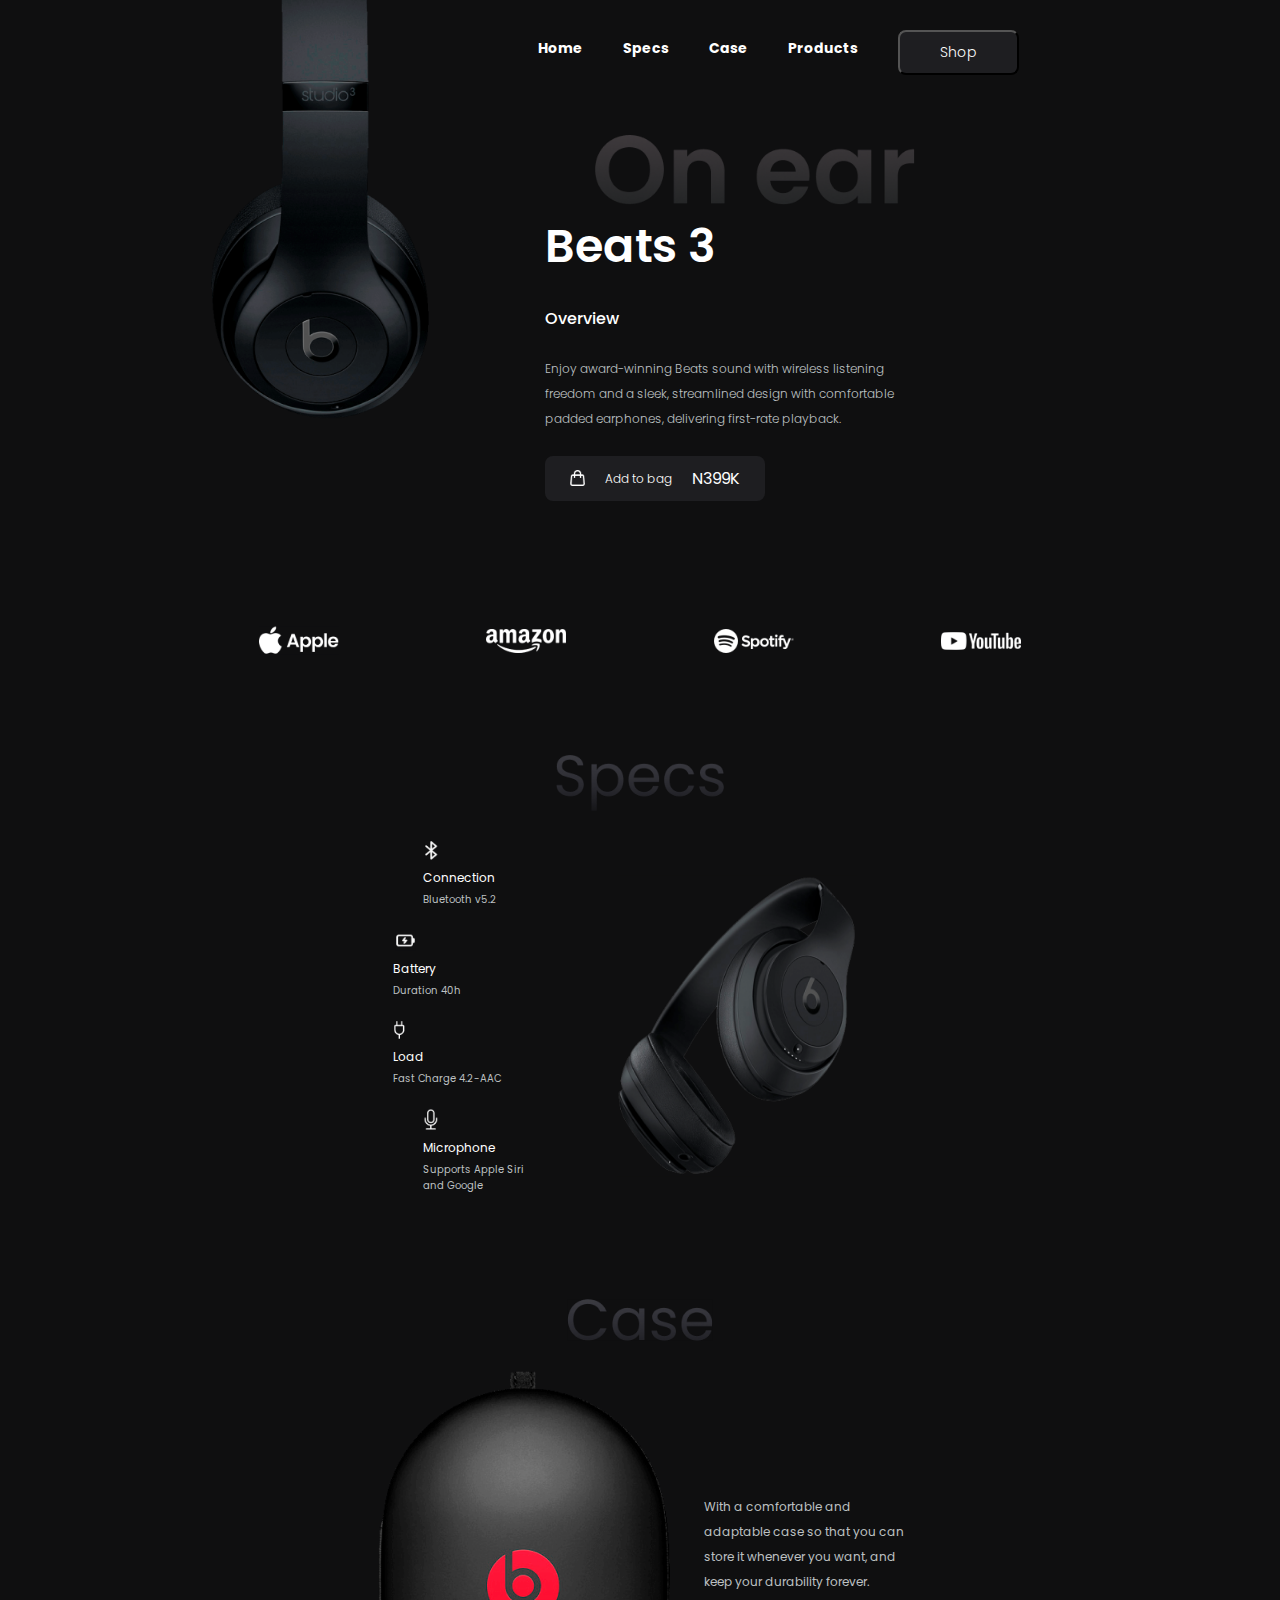
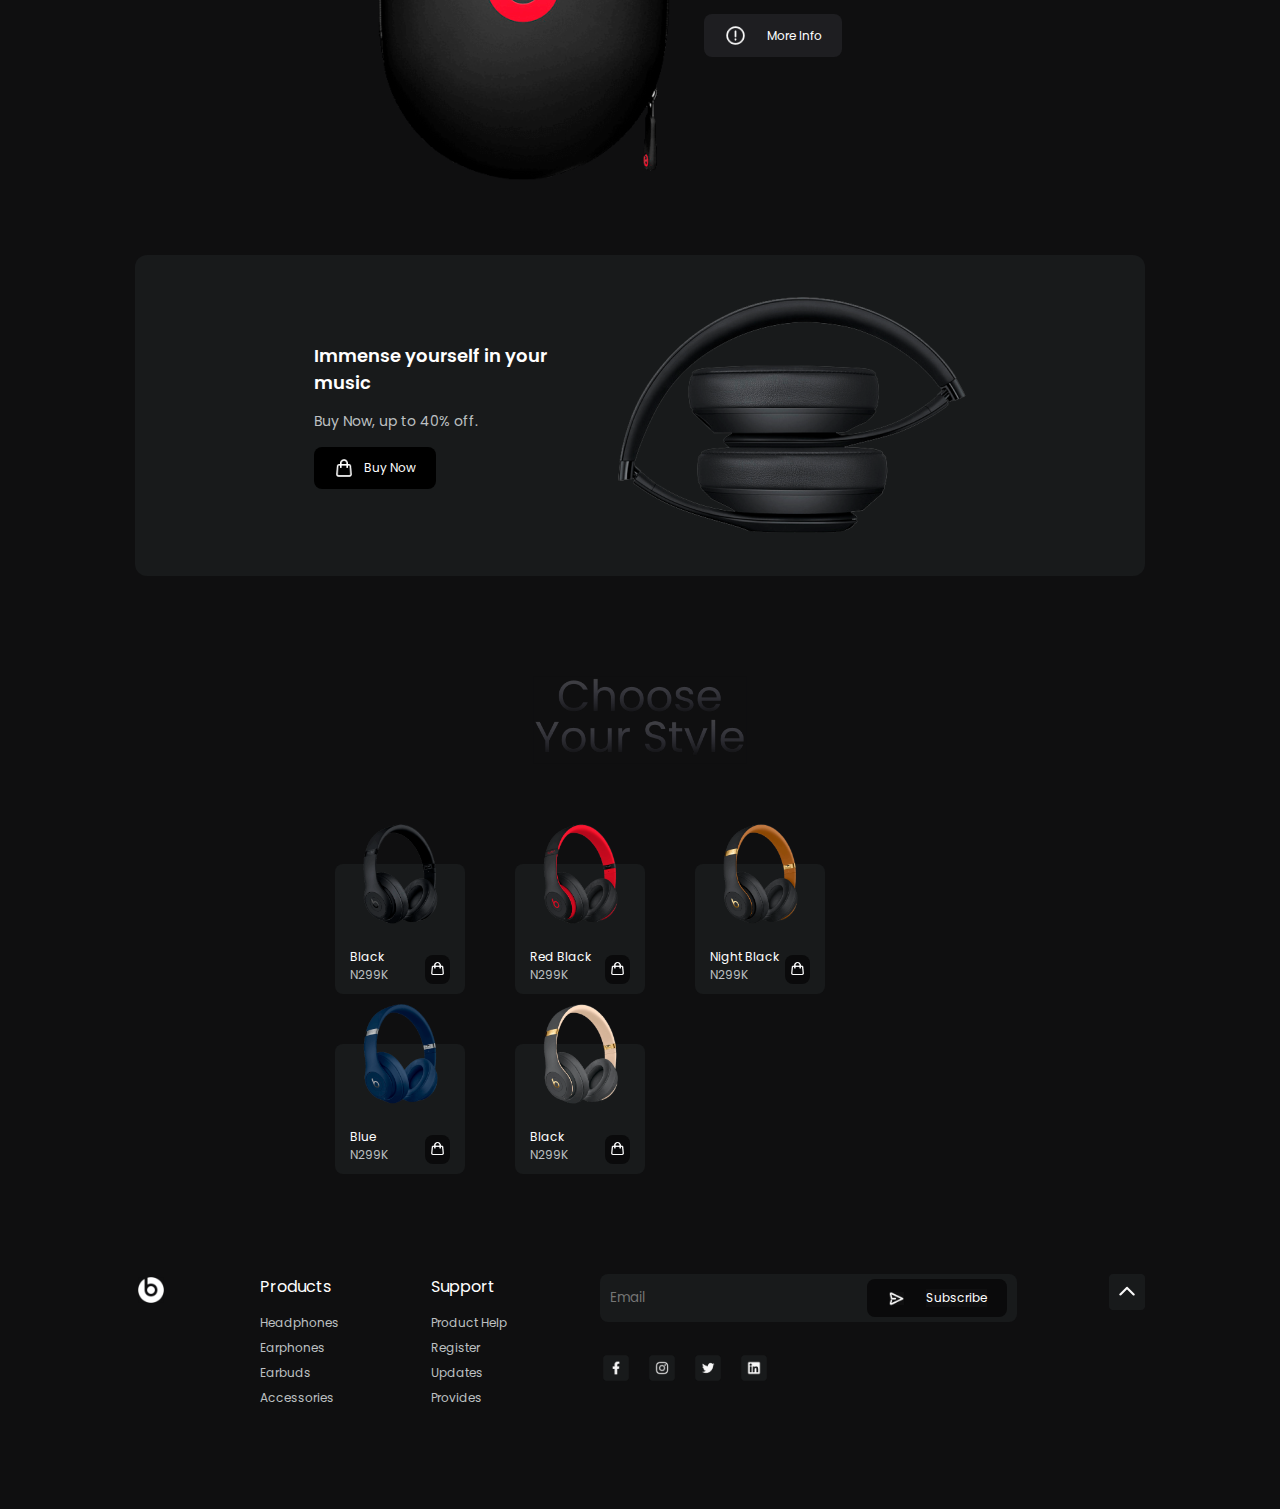
<file: Beats/index.html>
<!DOCTYPE html>
<html lang="en">
<head>
    <meta charset="UTF-8">
    <meta http-equiv="X-UA-Compatible" content="IE=edge">
    <meta name="viewport" content="width=device-width, initial-scale=1.0">
    <title>Beats Landing Page</title>
    <!-- style link -->
    <link rel="stylesheet" href="./style.css">
     <!-- adding the poppins font -->
     <link rel="preconnect" href="https://fonts.googleapis.com" />
     <link rel="preconnect" href="https://fonts.gstatic.com" crossorigin />
     <link
       href="https://fonts.googleapis.com/css2?family=Poppins:wght@200;300;400;500;600;700;800;900&display=swap"
       rel="stylesheet"
     />
   
</head>
<body>
    <!-- creating navigation bar -->
    <nav>
        <img src="./Photos/beatsLogo.png" alt="logo">
        <div class="nav-right-section">
            <ul>
                <li><a href="#">Home</a></li>
                <li><a href="#">Specs</a></li>
                <li><a href="#">Case</a></li>
                <li><a href="#">Products</a></li>
            </ul>
            <button>Shop</button>

        </div>
    </nav>
    <!-- creating main landing page -->
    <main>
        <img class="mainImg" src="./Photos/mainImage.png" alt="main image">
        <div class="main">
            <img class="onEarImg" src="./Photos/onEar.png" alt="On ear image">
            <h1>Beats 3</h1>
            <h4>Overview</h4>
            <p>
                Enjoy award-winning Beats sound with wireless listening freedom and a
          sleek, streamlined design with comfortable padded earphones,
          delivering first-rate playback.
            </p>
            <div class="shopping-bag-section">
                <img src="./Icons/shoppingBag.png" alt="shopping bag">
                <p>Add to bag</p>
                <span>N399K</span>
            </div>
        </div>

    </main>
    <!-- section for adding social media section -->
    <section class="social-media-section">
        <img src="./Photos/appleLogo.png" alt="apple logo">
        <img src="./Photos/amazonLogo.png" alt="amazon logo">
        <img src="./Photos/spotifyLogo.png" alt="spotify logo">
        <img src="./Photos/youtubeLogo.png" alt="youtubr logo">
    </section>
    <!-- creating a specififcation center -->
    <section class="specification">
        <img class="specification-logo" src="./Icons/specsLogo.png" alt="Specs logo">

        <div class="specification-list">
            <!-- creating a division for holding all the specifications -->
            <div class="specification-list-items">
                <!-- creating a division for each specifications  -->
                <div>
                    <img src="./Icons/bluetooth.png" alt="bluetooth">
                    <p>Connection</p>
                    <p>Bluetooth v5.2</p>
                </div>

                <div>
                    <img src="./Icons/battery.png" alt="battery" />
                    <p>Battery</p>
                    <p>Duration 40h</p>
                  </div>
        
                  <div>
                    <img src="./Icons/charger.png" alt="charger" />
                    <p>Load</p>
                    <p>Fast Charge 4.2-AAC</p>
                  </div>
        
                  <div>
                    <img src="./Icons/mic.png" alt="mic" />
                    <p>Microphone</p>
                    <p>Supports Apple Siri and Google</p>
                  </div>
            </div>
            <!-- adding an image with respect to the specification -->
            <img src="./Photos/specsImage.png" alt="specification headphone image">
        </div>

    </section>
    <!-- creating a case section -->
    <section class="case">
        <!-- adding case logo -->
        <img  class="case-logo" src="./Icons/caseLogo.png" alt="case logo ">
        <!-- creating a new division to wrap all case items -->
        <div class="case-item">
            <img class="case-item-image" src="./Photos/caseImage.png" alt="case image">

        <div>

        
        <p>
            With a comfortable and adaptable case so that you can store it
            whenever you want, and keep your durability forever.
        </p>
        <p>
            <img src="./Icons/group.png" alt="group">
            More Info
         </p>
       </div>
     </div>
    </section>
    <!-- section to allow user to buy a product  -->
    <section class="buy-product">
        <div>
            <h3>Immense yourself in your music</h3>
            <p>Buy Now, up to 40% off.</p>
       
        <div>
            <img src="./Icons/shoppingBag.png" alt="Shopping bag">
        <p>Buy Now</p>

        </div>
    </div>

    <img src="./Photos/buyNowSectionImage.png" alt="Buy now ">
        
    </section>
    <!-- creating a product section to display the items -->
    <section class="product">
        <!-- adding the choose style logo  -->
        <img class="product-logo" src="./Icons/productLogo.png" alt=" logo">
        <!-- creating a new division for adding all the products to showcase to user -->
        <div class="product-items">
            <!-- creating card for product -->
            <div class="product-card">
                <img class="product-img" src="./Photos/black.png" alt="black">
                <div class="product-info">
                    <p>
                        Black <br>
                        <span>N299K</span>
                        
                    </p>
                    <div>
                        <img src="./Icons/shoppingBag.png" alt="Shopping bag">
                    </div>
                </div>
            </div>
             <!-- creating card for product -->
        <div class="product-card">
            <img
              class="product-img"
              src="./Photos/redBlack.png"
              alt="red black"
            />
            <div class="product-info">
              <p>
                Red Black <br />
                <span>N299K</span>
              </p>
  
              <div>
                <img src="./Icons/shoppingBag.png" alt="shopping bag" />
              </div>
            </div>
          </div>
           <!-- creating card for product -->
        <div class="product-card">
            <img
              class="product-img"
              src="./Photos/nightBlack.png"
              alt="Night Black"
            />
            <div class="product-info">
              <p>
                Night Black <br />
                <span>N299K</span>
              </p>
  
              <div>
                <img src="./Icons/shoppingBag.png" alt="shopping bag" />
              </div>
            </div>
          </div>
  
          <!-- creating card for product -->
          <div class="product-card">
            <img class="product-img" src="./Photos/blue.png" alt="blue" />
            <div class="product-info">
              <p>
                Blue <br />
                <span>N299K</span>
              </p>
  
              <div>
                <img src="./Icons/shoppingBag.png" alt="shopping bag" />
              </div>
            </div>
          </div>
  
          <!-- creating card for product -->
          <div class="product-card">
            <img
              class="product-img"
              src="./Photos/twilightGray.png"
              alt="twilight"
            />
            <div class="product-info">
              <p>
                Black <br />
                <span>N299K</span>
              </p>
  
              <div>
                <img src="./Icons/shoppingBag.png" alt="shopping bag" />
              </div>
            </div>
          </div>
        </div>
    </section>
    <!-- designing the footer area of the website -->
    <footer>
        <img class="footer-logo" src="./Photos/beatsLogo.png" alt="logo">
        <!-- creating the product navigation menu -->
        <ul>
            <li><a href="#">Products</a></li>
            <li><a href="#">Headphones</a></li>
            <li><a href="#">Earphones</a></li>
            <li><a href="#">Earbuds</a></li>
            <li><a href="#">Accessories</a></li>
        </ul>
        <!-- creating the product support menu -->
        <ul>
            <li><a href="#">Support</a></li>
            <li><a href="#">Product Help</a></li>
            <li><a href="#">Register</a></li>
            <li><a href="#">Updates</a></li>
            <li><a href="#">Provides</a></li>
        </ul>
        <!--  adding subscribe and social media icon buttons -->
        <div class="footer-subscription">
            <!-- adding the division for subscribe -->
            <div>
            <input type="email" placeholder="Email">
            <div class="subscribe-button">
                <img src="./Icons/rightArrow.png" alt="rightArrow">
                <p>Subscribe</p>
            </div>
        </div>
        
        <!-- social media icons-->
        <div>
            <img src="./Icons/facebook.png" alt="facebook">
            <img src="./Icons/instagram.png" alt="instagram">
            <img src="./Icons/twitter.png" alt="twitter">
            <img src="./Icons/linkedin.png" alt="linkedin">

        </div>
        
    </div>
    <!-- adding top arrow for icon for moving the page to top -->
    <img src="./Icons/upArrow.png" alt="upArrow">
    </footer>
    
</body>
</html>
</file>
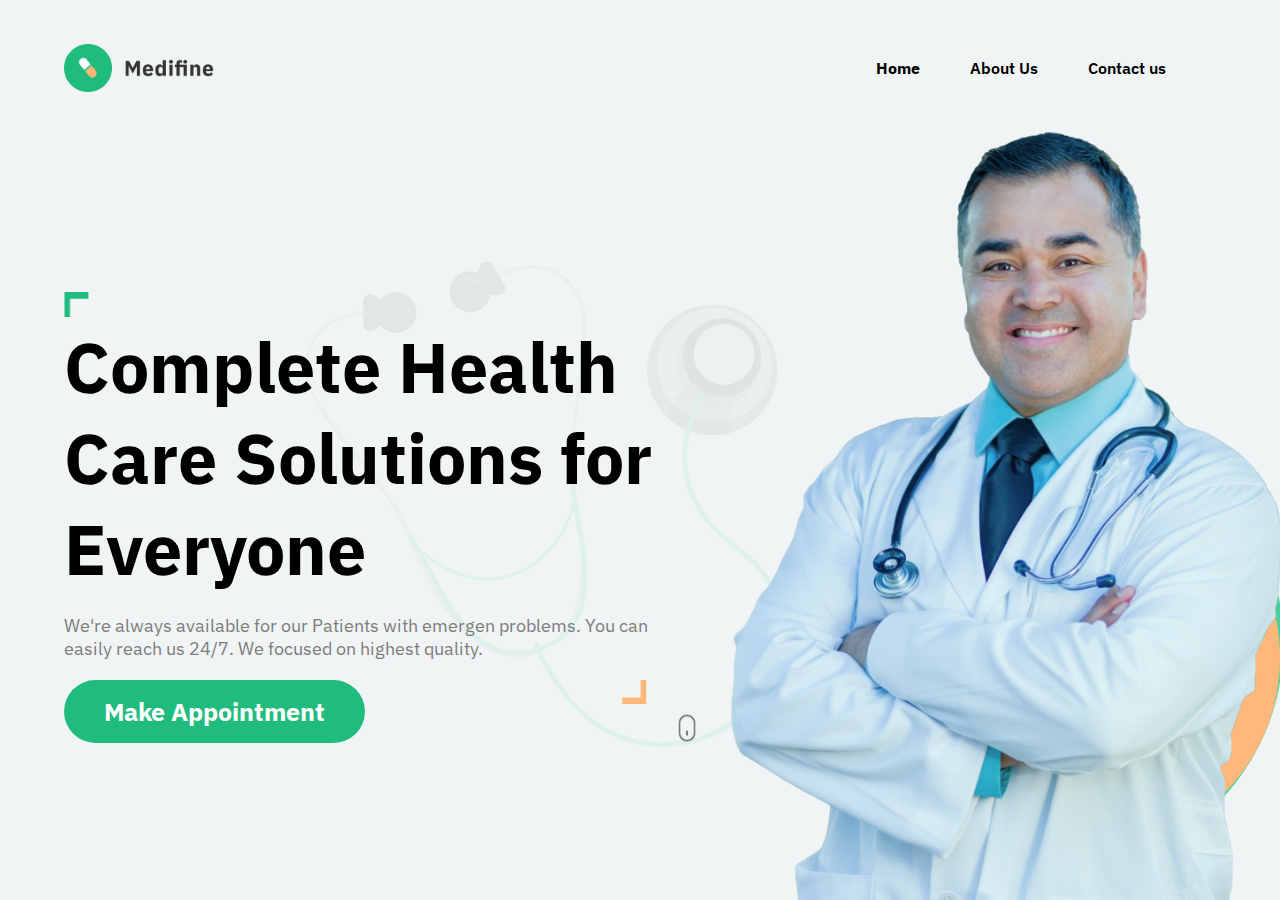
<file: Multi-Page Website/index.html>
<!DOCTYPE html>
<html lang="en">
<head>
    <meta charset="UTF-8">
    <meta http-equiv="X-UA-Compatible" content="IE=edge">
    <meta name="viewport" content="width=device-width, initial-scale=1.0">
    <title>Hospital Page</title>
    <!-- adding the google font -->
    <link rel="preconnect" href="https://fonts.googleapis.com" />
    <link rel="preconnect" href="https://fonts.gstatic.com" crossorigin />
    <link
      href="https://fonts.googleapis.com/css2?family=IBM+Plex+Sans:wght@200;300;400;500;600;700&family=Poppins:wght@200;300;400;500;600;700;800;900&display=swap"
      rel="stylesheet"
    />

    <!-- adding the css file -->
    <link rel="stylesheet" href="./style.css">
</head>
<body>
    <!-- creating the navigation menu -->
    <nav>
        <img src="./images/logo.png" alt="logo"/>
        <a href="/"></a>
        <ul>
            <li><a href="/">Home</a></li>
            <li><a href="./about/about.html">About Us</a></li>
            <li><a href="./contact/contact.html">Contact us</a></li>
        </ul>
    </nav>
    <!-- creating the hero section -->
    <main>
        <!-- creating the left section -->
        <section class="leftSection">
            <img class="topAngle" src="./images/topAngle.png" alt="topAngle" />
            <h1>Complete Health Care Solutions for Everyone</h1>
            <p> We're always available for our Patients with emergen problems. You can
                easily reach us 24/7. We focused on highest quality.</p>
                <img class="bottomAngle" src="./images/bottomAngle.png" alt="bottomAngle" />
                <img class="stethoscope" src="./images/stethoscope.png" alt="stethoscope" />
                <button>Make Appointment</button>
                <img class="mouse" src="./images/mouse.png" alt="mouse" />
            
        </section>
        <!-- creating the right section -->
        <section class="rightSection">
            <img class="greenBox" src="./images/greenBox.png" alt="greenBox" />
            <img class="yellowBox" src="./images/yellowBox.png" alt="yellowBox" />
            <img class="doctor" src="./images/doctor.png" alt="doctor" />
        </section>
    </main>
</body>
</html>
</file>
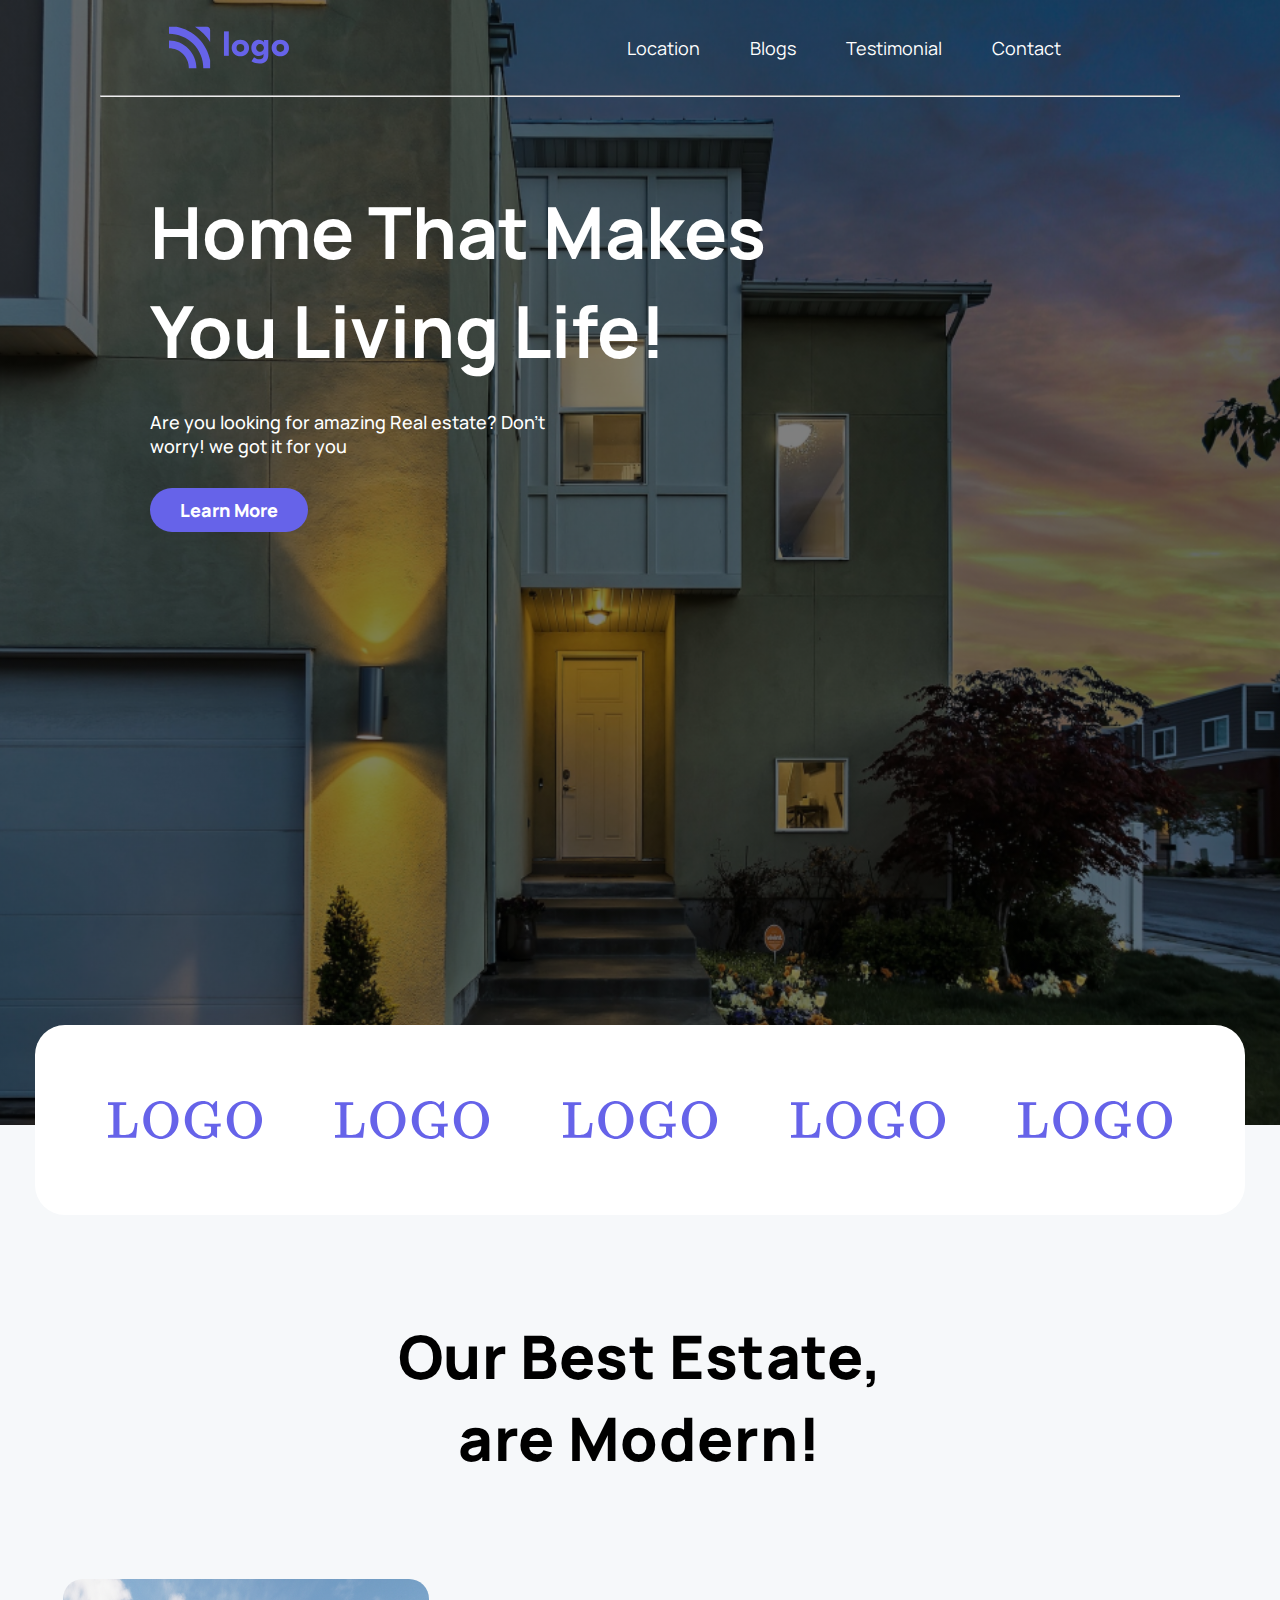
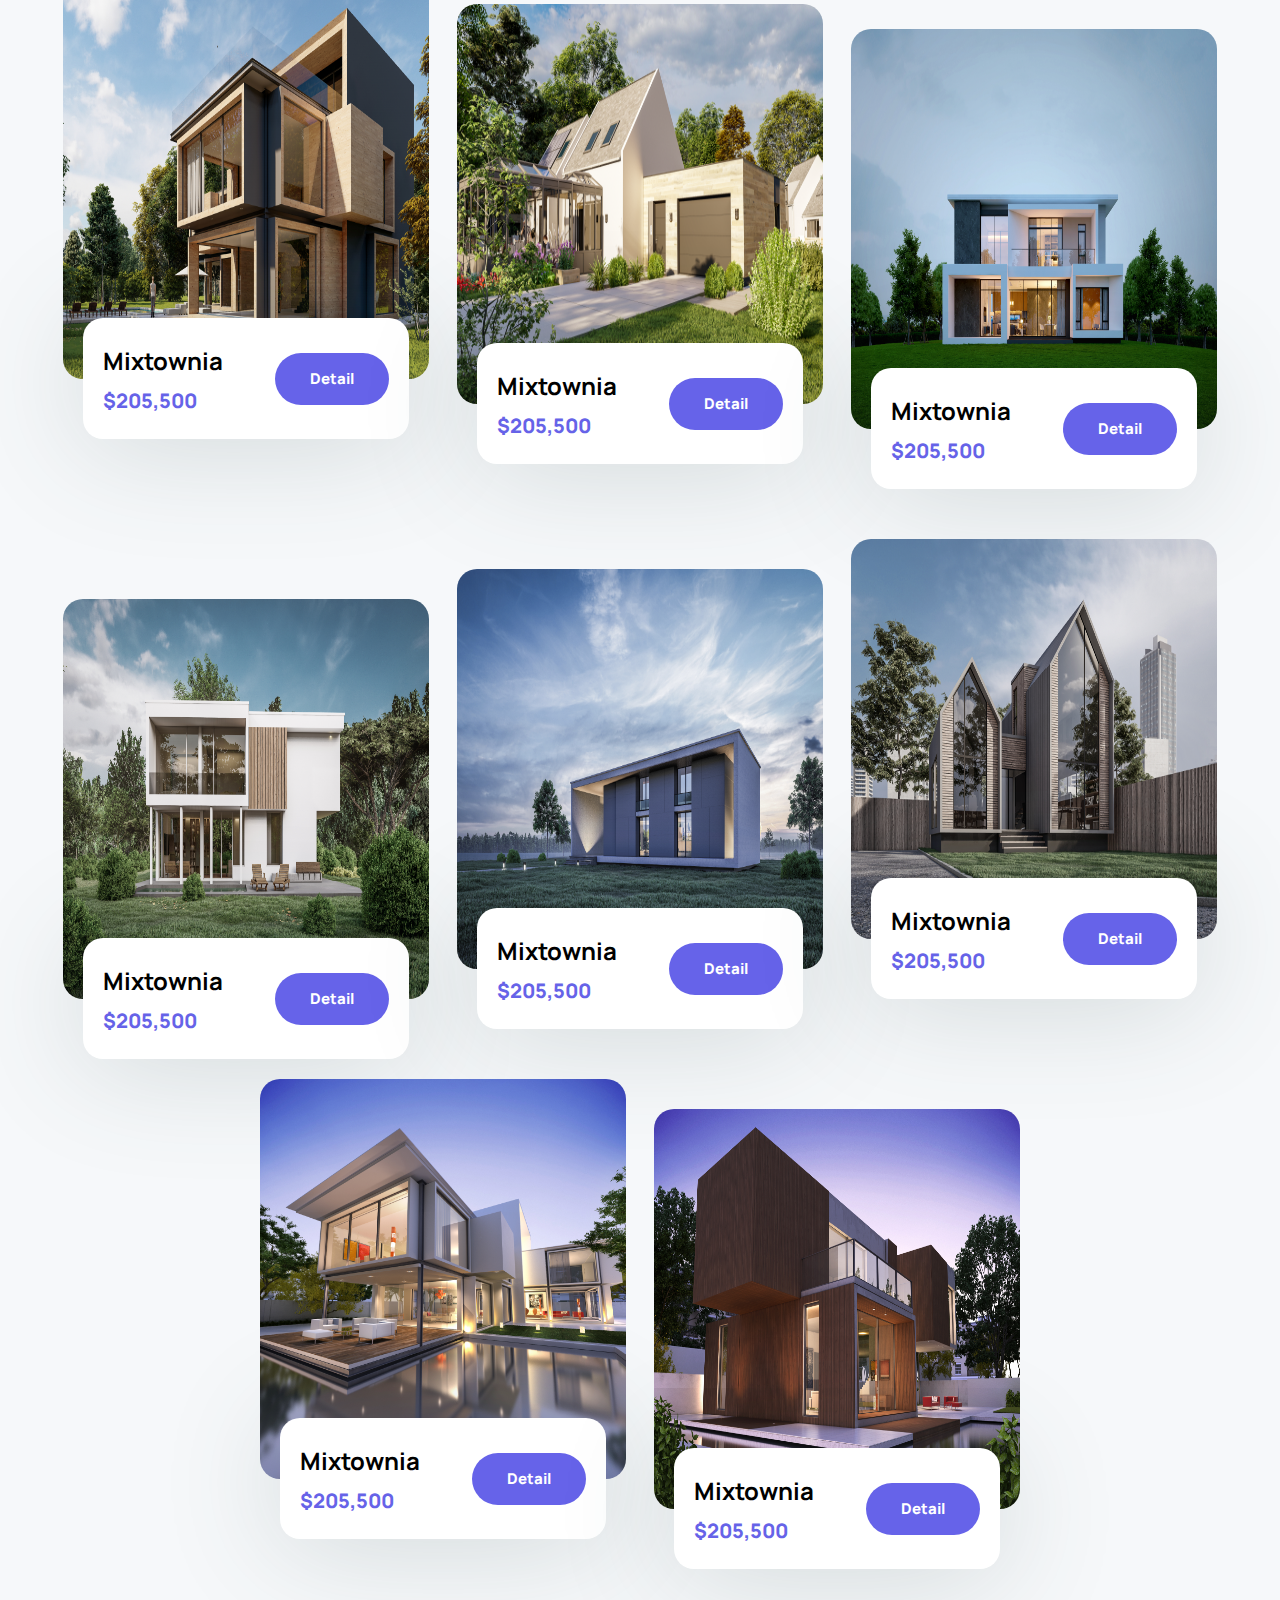
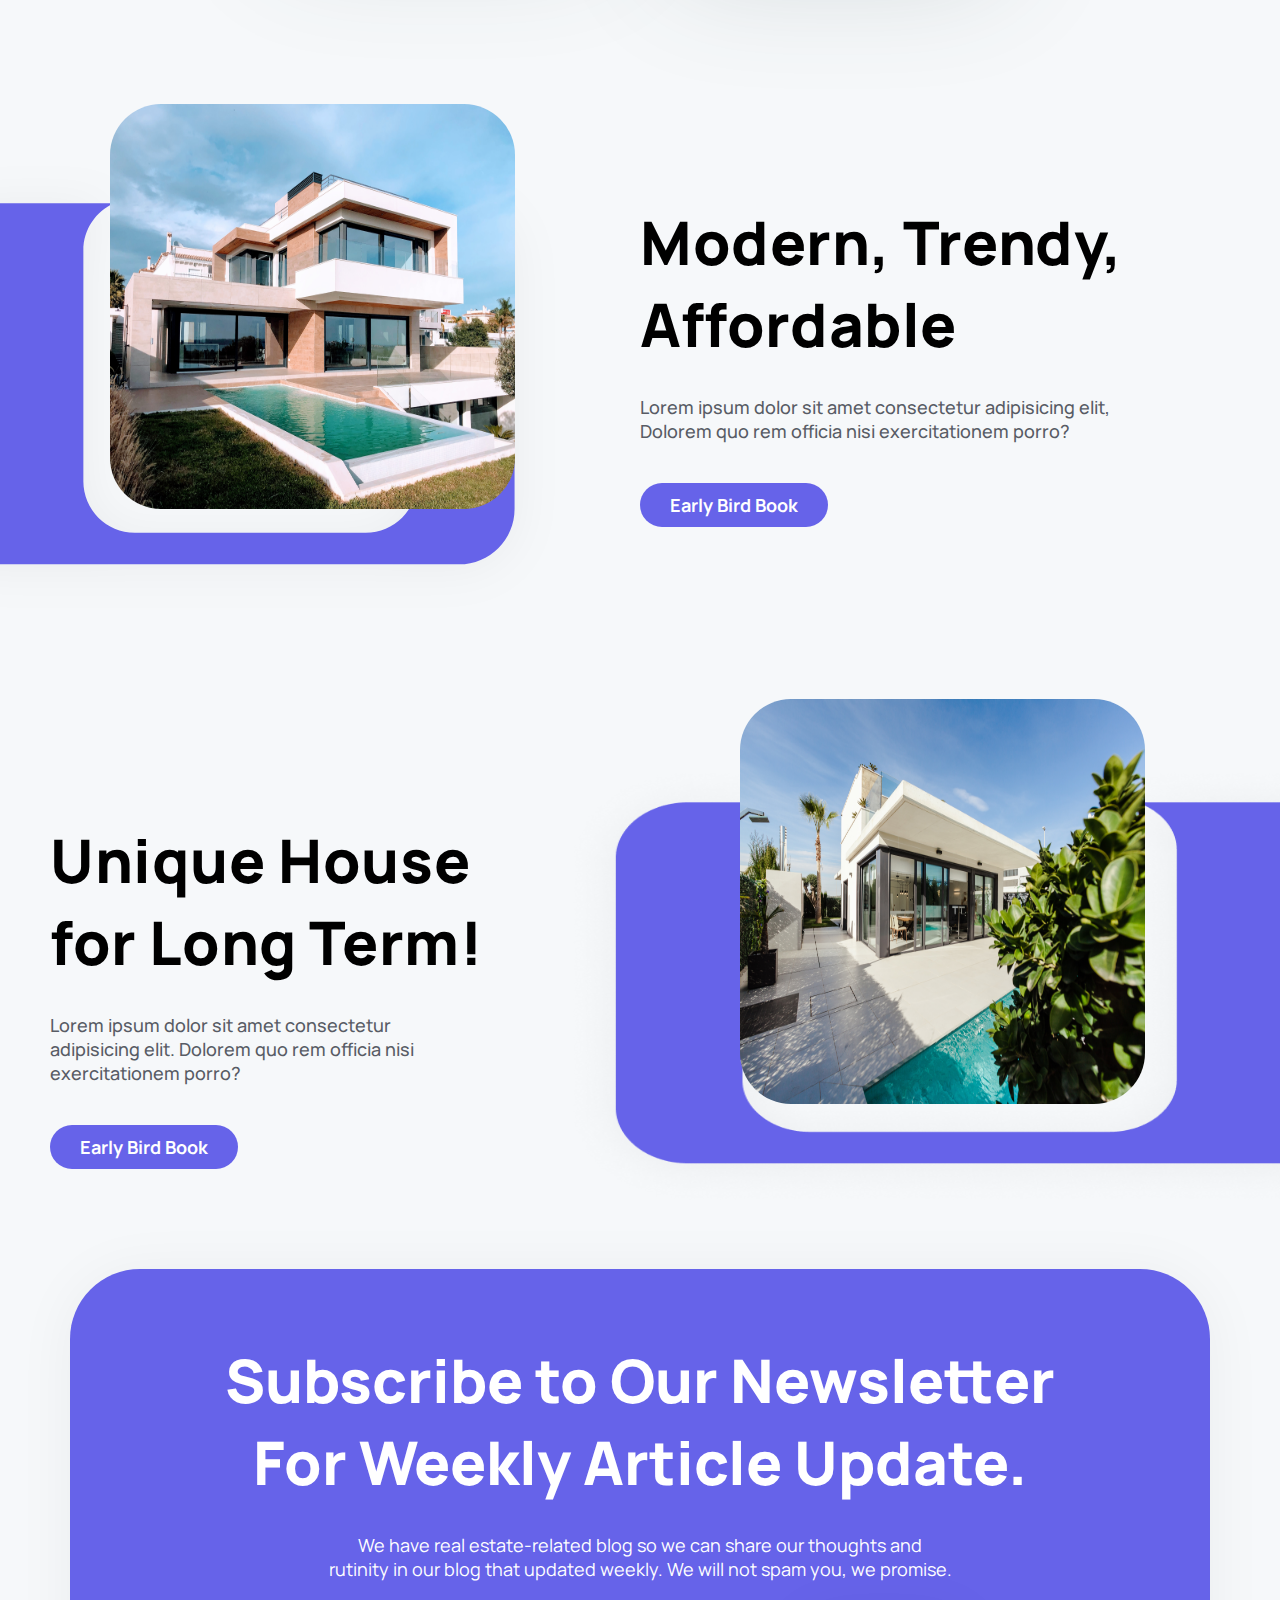
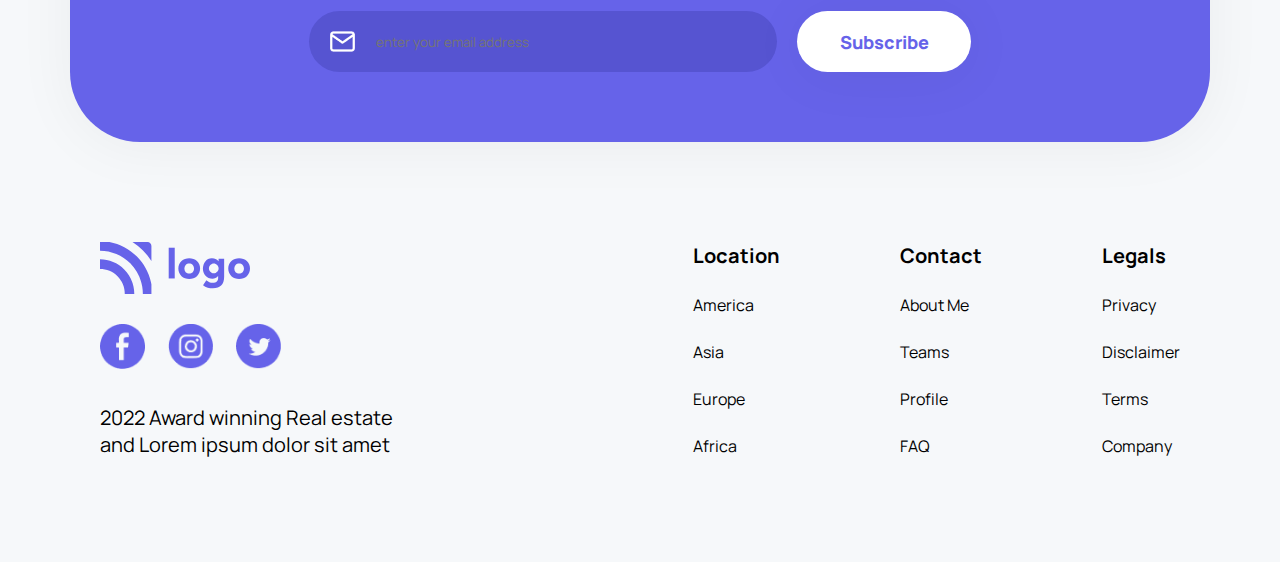
<file: Real Estate/index.html>
<!DOCTYPE html>
<html lang="en">
<head>
    <meta charset="UTF-8">
    <meta http-equiv="X-UA-Compatible" content="IE=edge">
    <meta name="viewport" content="width=device-width, initial-scale=1.0">
    <title>Real Estate</title>
    <!-- adding the font family -->
    <link rel="preconnect" href="https://fonts.googleapis.com" />
    <link rel="preconnect" href="https://fonts.gstatic.com" crossorigin />
    <link
      href="https://fonts.googleapis.com/css2?family=Manrope:wght@200;300;400;500;600;700;800&display=swap"
      rel="stylesheet"
    />
    <!-- style link -->
    <link rel="stylesheet" href="./style.css">
</head>
<body>
    <header>
        <!-- navigation bar -->
        <nav>
            <img src="./Icons/Logo.svg" alt="logo image">
            <!-- nav link -->
            <ul>
                <li><a href="#">Location</a></li>
                <li><a href="#">Blogs</a></li>
                <li><a href="#">Testimonial</a></li>
                <li><a href="#">Contact</a></li>
            </ul>
        </nav>

        <hr />
        <div>
            <h1>Home That Makes <br />You Living Life!</h1>
            <p>
                Are you looking for amazing Real estate? Don't worry! we got it for
          you
            </p>
            <button>Learn More</button>
        </div>
    </header>
    <!-- multiple logo section -->
    <section class="my-logos">
        <img src="./Icons/logoName.svg" alt="named logo">
        <img src="./Icons/logoName.svg" alt="named logo">
        <img src="./Icons/logoName.svg" alt="named logo">
        <img src="./Icons/logoName.svg" alt="named logo">
        <img src="./Icons/logoName.svg" alt="named logo">

    </section>
    <!-- section for displaying all our real state properties in a card -->
    <section class="cards-wrapper-section">
        <h1>Our Best Estate, <br />are Modern!</h1>
        <!-- creating a main div to wrap all the cards -->
        <div class="cards-wrapper">
            <!-- creating estate property card -->
            <div class="card">
                <img src="./Photos/cardImage1.png" alt="cardImage1">
                <!-- for displaying the property details -->
                <div class="card-box">
                    <!-- displaying the price and property name -->
                    <div>
                        <h3>Mixtownia</h3>
                        <p>$205,500</p>
                    </div>
                    <!-- button for more details -->
                    <button>Detail</button>
                </div>
            </div>

            <!-- creating estate property card -->
            <div class="card">
                <img src="./Photos/cardImage3.png" alt="cardImage3" />
                <!-- for displaying the property details -->
                <div class="card-box">
                  <!-- displaying the price and property name -->
                  <div>
                    <h3>Mixtownia</h3>
                    <p>$205,500</p>
                  </div>
                  <!-- button for more details -->
                  <button>Detail</button>
                </div>
              </div>
      
              <!-- creating estate property card -->
              <div class="card">
                <img src="./Photos/cardImage4.png" alt="cardImage4" />
                <!-- for displaying the property details -->
                <div class="card-box">
                  <!-- displaying the price and property name -->
                  <div>
                    <h3>Mixtownia</h3>
                    <p>$205,500</p>
                  </div>
                  <!-- button for more details -->
                  <button>Detail</button>
                </div>
              </div>
      
              <!-- creating estate property card -->
              <div class="card">
                <img src="./Photos/cardImage5.png" alt="cardImage5" />
                <!-- for displaying the property details -->
                <div class="card-box">
                  <!-- displaying the price and property name -->
                  <div>
                    <h3>Mixtownia</h3>
                    <p>$205,500</p>
                  </div>
                  <!-- button for more details -->
                  <button>Detail</button>
                </div>
              </div>
      
              <!-- creating estate property card -->
              <div class="card">
                <img src="./Photos/cardImage6.png" alt="cardImage6" />
                <!-- for displaying the property details -->
                <div class="card-box">
                  <!-- displaying the price and property name -->
                  <div>
                    <h3>Mixtownia</h3>
                    <p>$205,500</p>
                  </div>
                  <!-- button for more details -->
                  <button>Detail</button>
                </div>
              </div>
      
              <!-- creating estate property card -->
              <div class="card">
                <img src="./Photos/cardImage7.png" alt="cardImage7" />
                <!-- for displaying the property details -->
                <div class="card-box">
                  <!-- displaying the price and property name -->
                  <div>
                    <h3>Mixtownia</h3>
                    <p>$205,500</p>
                  </div>
                  <!-- button for more details -->
                  <button>Detail</button>
                </div>
              </div>
      
              <!-- creating estate property card -->
              <div class="card">
                <img src="./Photos/cardImage8.png" alt="cardImage8" />
                <!-- for displaying the property details -->
                <div class="card-box">
                  <!-- displaying the price and property name -->
                  <div>
                    <h3>Mixtownia</h3>
                    <p>$205,500</p>
                  </div>
                  <!-- button for more details -->
                  <button>Detail</button>
                </div>
              </div>
      
              <!-- creating estate property card -->
              <div class="card">
                <img src="./Photos/cardImage9.png" alt="cardImage9" />
                <!-- for displaying the property details -->
                <div class="card-box">
                  <!-- displaying the price and property name -->
                  <div>
                    <h3>Mixtownia</h3>
                    <p>$205,500</p>
                  </div>
                  <!-- button for more details -->
                  <button>Detail</button>
                </div>
              </div>
        </div>
    </section>
    
    <!-- section for displaying first feature -->
   <section class="features-section first-feature-section">
    <!-- for displaying the images -->
    <div>
        <img src="./Icons/featureImageBg1.svg" alt="image background">
        <img src="./Photos/featuresImage1.png" alt="feature image 1">
    </div>
    <!-- for displaying the written content -->
    <div>
        <h1>Modern, Trendy, Affordable</h1>
        <p>
          Lorem ipsum dolor sit amet consectetur adipisicing elit, Dolorem quo
          rem officia nisi exercitationem porro?
        </p>
        <button>Early Bird Book</button>
      </div>
   </section>
   <!-- section for displaying second feature  -->
   <section class="features-section second-feature-section">
    <!-- for displaying the written content -->
    <div>
        <h1>Unique House for Long Term!</h1>
        <p>
          Lorem ipsum dolor sit amet consectetur adipisicing elit. Dolorem quo
          rem officia nisi exercitationem porro?
        </p>
        <button>Early Bird Book</button>
      </div>
      <!-- for displaying the images  -->
      <div>
        <img src="./Icons/featureImageBg2.png" alt="image background" />
        <img src="./Photos/featuresImage2.png" alt="feature image 2" />
      </div>

   </section>
    
   <!-- section for creating the newsletter -->
   <section class="newsletter">
    <h1>Subscribe to Our Newsletter <br> For Weekly Article Update.</h1>
    <p>We have real estate-related blog so we can share our thoughts and
        rutinity in our blog that updated weekly. We will not spam you, we
        promise.</p>
        <!-- for taking user email -->
        <form>
            <div>
                <img src="./Icons/mail.png" alt="mail">
                <input type="text" placeholder="enter your email address">
            </div>
            <button>Subscribe</button>
        </form>
   </section>
   <!-- creating the footer area -->
   <footer>
    <div>
        <img src="./Icons/Logo.svg" alt="logo">
        <div>
            <img src="./Icons/facebook.png" alt="facebook">
            <img src="./Icons/instagram.png" alt="instagram">
            <img src="./Icons/twitter.png" alt="twitter">
        </div>
        <p>2022 Award winning Real estate and Lorem ipsum dolor sit amet</p>
    </div>
    <!-- for all different pages links -->
       <div class="footer-links">
       <div class="footer-links-content">
        <ul>
            <li><a href="#">Location</a></li>
            <li><a href="#">America</a></li>
            <li><a href="#">Asia</a></li>
            <li><a href="#">Europe</a></li>
            <li><a href="#">Africa</a></li>
        </ul>
       </div>
       <div class="footer-links-content">
        <ul>
          <li><a href="#">Contact</a></li>
          <li><a href="#">About Me</a></li>
          <li><a href="#">Teams</a></li>
          <li><a href="#">Profile</a></li>
          <li><a href="#">FAQ</a></li>
        </ul>
      </div>
      <div class="footer-links-content">
        <ul>
          <li><a href="#">Legals</a></li>
          <li><a href="#">Privacy</a></li>
          <li><a href="#">Disclaimer</a></li>
          <li><a href="#">Terms</a></li>
          <li><a href="#">Company</a></li>
        </ul>
      </div>

       </div>
   </footer>
</body>
</html>
</file>
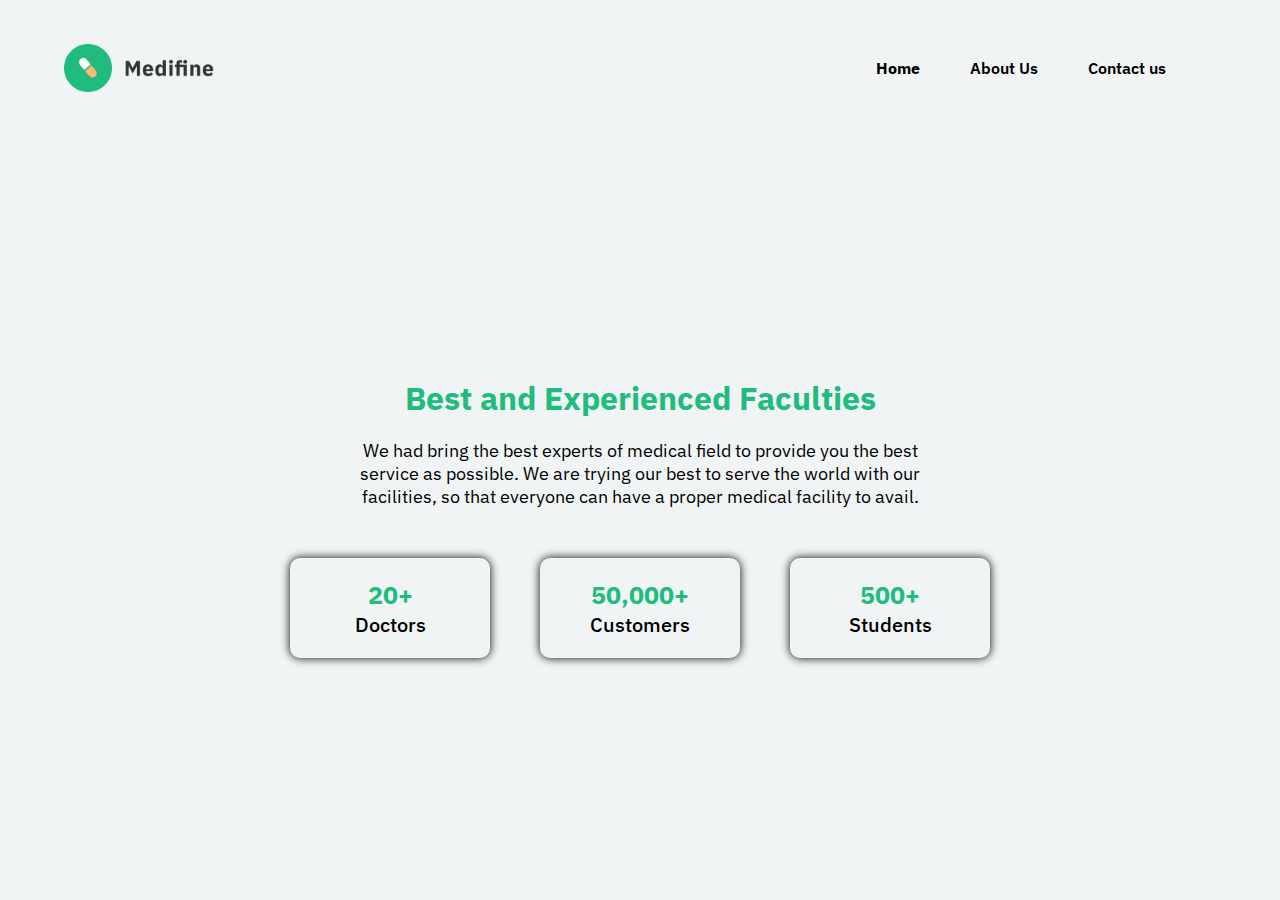
<file: Multi-Page Website/about/about.html>
<!DOCTYPE html>
<html lang="en">
<head>
    <meta charset="UTF-8">
    <meta http-equiv="X-UA-Compatible" content="IE=edge">
    <meta name="viewport" content="width=device-width, initial-scale=1.0">
    <title>Hospital Page</title>
    <!-- adding the google font -->
    <link rel="preconnect" href="https://fonts.googleapis.com" />
    <link rel="preconnect" href="https://fonts.gstatic.com" crossorigin />
    <link
      href="https://fonts.googleapis.com/css2?family=IBM+Plex+Sans:wght@200;300;400;500;600;700&family=Poppins:wght@200;300;400;500;600;700;800;900&display=swap"
      rel="stylesheet"
    />

    <!-- adding the css file -->
    <link rel="stylesheet" href="./about.css">
</head>
<body>
    <!-- creating the navigation menu -->
    <nav>
        <img src="../images/logo.png" alt="logo" />
        <a href="/"></a>
        <ul>
          <li><a href="/">Home</a></li>
          <li><a href="./about/about.html">About Us</a></li>
          <li><a href="./contact/contact.html">Contact us</a></li>
        </ul>
      </nav>
      <!-- creating the hero section -->
      <main>
        <!-- adding the hospital details -->
        <div class="hospitalDescription">
            <h1>Best and Experienced Faculties</h1>
            <p>
                We had bring the best experts of medical field to provide you the best
          service as possible. We are trying our best to serve the world with
          our facilities, so that everyone can have a proper medical facility to
          avail.
            </p>
        </div>
        <!-- adding the achievement cards -->
        <div class="achievement">
            <div class="achievementCard">
                <span>20+</span>
                <p>Doctors</p>
            </div>
            <div class="achievementCard">
                <span>50,000+</span>
                <p>Customers</p>
              </div>
      
              <div class="achievementCard">
                <span>500+</span>
                <p>Students</p>
              </div>
        </div>
      </main>
    
</body>
</html>
</file>
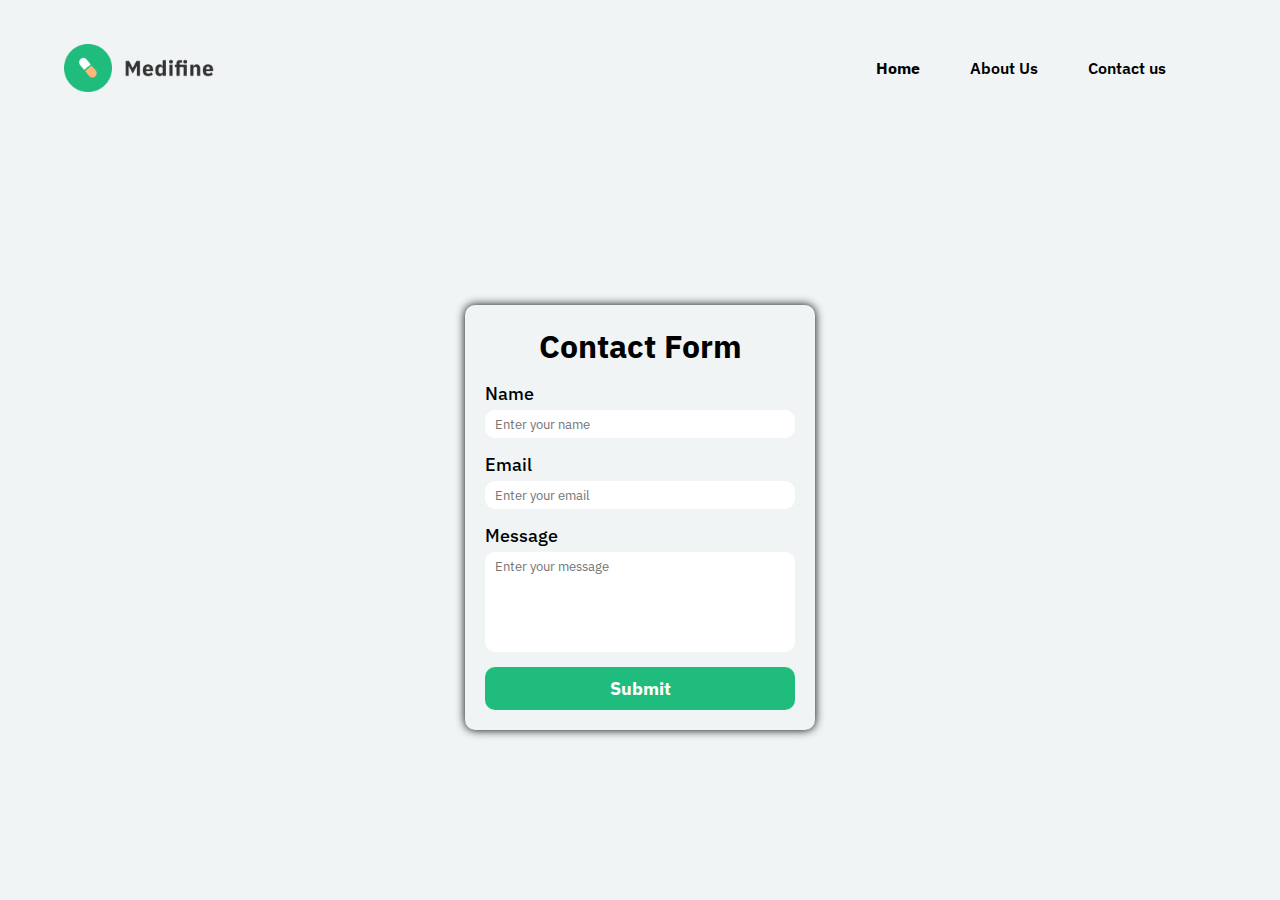
<file: Multi-Page Website/contact/contact.html>
<!DOCTYPE html>
<html lang="en">
<head>
    <meta charset="UTF-8">
    <meta http-equiv="X-UA-Compatible" content="IE=edge">
    <meta name="viewport" content="width=device-width, initial-scale=1.0">
    <title>Hospital Page</title>
    <!-- adding the google font -->
    <link rel="preconnect" href="https://fonts.googleapis.com" />
    <link rel="preconnect" href="https://fonts.gstatic.com" crossorigin />
    <link
      href="https://fonts.googleapis.com/css2?family=IBM+Plex+Sans:wght@200;300;400;500;600;700&family=Poppins:wght@200;300;400;500;600;700;800;900&display=swap"
      rel="stylesheet"
    />

    <!-- adding the css file -->
    <link rel="stylesheet" href="./contact.css">
</head>
<body>
    <!-- creating the navigation menu  -->
    <nav>
        <img src="../images/logo.png" alt="logo" />
        <a href="/"></a>
        <ul>
          <li><a href="/">Home</a></li>
          <li><a href="./about/about.html">About Us</a></li>
          <li><a href="./contact/contact.html">Contact us</a></li>
        </ul>
      </nav>
      <!-- creating the main section -->
      <main>
        <!-- creating the contact form  -->
       <form >
        <h1>Contact Form</h1>

          <div>
            <label>Name</label>
            <input type="text" placeholder="Enter your name">
          </div>

          <div>
            <label>Email</label>
            <input type="text" placeholder="Enter your email">
          </div>

          <div>
            <label>Message</label>
            <textarea placeholder="Enter your message"></textarea>
          </div>
          <button>Submit</button>
       </form>
      </main>
</body>
</html>
</file>
<file: Beats/style.css>
*{
    margin: 0;
    padding: 0;
    outline: 0;
    box-sizing: border-box;
    font-family: "Poppins", sans-serif;
    background: #0f0f10;
    color: #ffffff;
}
/*  removing the default css of a tags  */
a {
    text-decoration: none;
}
/* removing the default css of a list */
li {
    list-style: none;
}
body {
    margin: 0 15vh;
}
/* designing the navigation menu */
nav {
    display: flex;
    width: 100%;
    justify-content: space-around;
    align-items: center;
    padding: 30px 0;
}
nav img {
    
    width: 25px;
    height: 25px;
    
}
nav ul{
    display: flex;
}
nav ul li{
    margin-right: 40px;
}
nav ul li a {
    font-weight: 700;
  font-size: 14px;
  color: white;
}
nav ul li:first-child a{
    font-weight: 700;
  font-size: 14px;
}
.nav-right-section{
    display: flex;
    align-items: center;
}
.nav-right-section button {
    background: #1e1e21;
    padding: 10px 40px;
    border-radius: 8px;
    font-size: 14px;
    font-weight: 300;
    cursor: pointer;
}
/* designing the main section */
main{
    display: flex;
   align-items: flex-start;
   margin-top: 30px;
  position: relative;
}
.mainImg {
    width: 230px;
    position: relative;
    top: -250px;
    left: 70px;
}
.main{
    margin-left: 180px;
}
.onEarImg {
    width: 320px;
  margin-left: 50px;
}
.main h1 {
    font-weight: 600;
    font-size: 46px;
    margin-bottom: 25px;
  }
  .main h4 {
    font-weight: 500;
    font-size: 16px;
    margin-bottom: 25px;
  }
  .main p {
    width: 65%;
    font-size: 12px;
    font-weight: 300;
    color: #bdc0c2;
    line-height: 25px;
    margin-bottom: 25px;
  }
  .shopping-bag-section{
    display: flex;
    align-items: center;
    gap: 20px;
    background: #1e1e21;
    border-radius: 8px;
    padding: 10px 25px;
    width: fit-content;
  }
  .shopping-bag-section img {
    width: 15px;
    background-color: transparent;
  }
  .shopping-bag-section p {
    margin-bottom: 0;
    color: white;
    background-color: transparent;
  }
  
  .shopping-bag-section span {
    background-color: transparent;
  }
  /* designing the social media section */
  .social-media-section{
    display: flex;
    justify-content:space-around;
    align-items: center;
    padding: 0 50px;
    position: relative;
    top: -50px;
  margin-bottom: 40px;

  }
  .social-media-section img {
    scale: 0.8;
  }
  /* designing the specification section */
  .specification{
    display: flex;
    flex-direction: column;
  align-items: center;
  }
  .specification-logo,
.case-logo {
  scale: 0.8;
  margin-bottom: 20px;
}
.specification-list {
    display: flex;
  }
  .specification-list img {
    scale: 0.8;
  }
  .specification-list-items div {
    margin-bottom: 20px;
  }
  .specification-list-items div img {
    scale: 0.8;
  }
  .specification-list-items div p {
    font-size: 12px;
  }
  .specification-list-items div p:last-child {
    color: #bdc0c2;
    font-size: 10px;
    margin-top: 5px;
    width: 70%;
  }
  .specification-list-items div:first-child,
.specification-list-items div:last-child {
  margin-left: 30px;
}
/* designing the case section  */
.case {
    margin-top: 80px;
    display: flex;
    flex-direction: column;
    align-items: center;
  }
  .case-item {
    display: flex;
    gap: 30px;
    align-items: center;
    justify-content: center;
  }
  .case-item-img {
    scale: 0.8;
  }
  .case-item div {
    width: 20%;
  }
  .case-item div p:first-child {
    color: #bdc0c2;
    font-size: 12px;
    font-weight: 400;
    line-height: 25px;
    margin-bottom: 20px;
  }
  
  .case-item div p:last-child img {
    scale: 0.8;
    background-color: transparent;
  }
  .case-item div p:last-child {
    width: fit-content;
    background: #1e1e21;
    border-radius: 8px;
    display: flex;
    align-items: center;
    gap: 20px;
    font-size: 12px;
    padding: 10px 20px;
  }
  /* buy product section */
  .buy-product {
    background: #181a1b;
    border-radius: 12px;
    display: flex;
    align-items: center;
    justify-content: center;
    gap: 50px;
    margin-top: 70px;
    padding: 40px 0;
  }
  .buy-product div,
.buy-product p,
.buy-product h3,
.buy-product img {
  background-color: transparent;
}
.buy-product div {
    width: 25%;
  }
  .buy-product div h3 {
    font-weight: 600;
    font-size: 18px;
    margin-bottom: 15px;
  }
  .buy-product div p {
    color: #bdc0c2;
    font-size: 14px;
    margin-bottom: 15px;
  }
  .buy-product div div {
    display: flex;
    align-items: center;
    width: fit-content;
    background: #000000;
    border-radius: 8px;
    padding: 10px 20px;
  }
  .buy-product div div img {
    scale: 0.8;
    margin-right: 10px;
  }
  
  .buy-product div div p {
    margin-bottom: 0;
    font-size: 12px;
    color: white;
  }
  /* designing the product section for displaying the items */
  .product{
    display: flex;
    flex-direction: column;
    margin: 0 150px;
  }
  .product-logo {
    display: flex;
    flex-direction: column;
  }
  .product-logo {
    scale: 0.3;
  }
  .product-items {
    display: flex;
    align-items: center;
    flex-wrap: wrap;
    gap: 50px;
    padding-left: 50px;
  }
  .product-card {
    position: relative;
    width: 130px;
    height: 130px;
    background: #181a1b;
    border-radius: 8px;
  }
  .product-img {
    width: 75px;
    height: 100px;
    position: absolute;
    z-index: 100;
    top: -40px;
    left: 28px;
  }
  .product-img,
.product-card p,
.product-card span,
.product-card img,
.product-card div {
  background-color: transparent;
}
.product-info {
    position: absolute;
    bottom: 0;
    width: 100%;
    display: flex;
    align-items: flex-end;
    justify-content: space-between;
    padding: 10px 15px;
  }
  .product-info p {
    font-size: 12px;
  }
  
  .product-info p span {
    color: #bdc0c2;
  }
  
  .product-info div {
    background: #0a0a0b;
    border-radius: 8px;
    padding: 2px 6px;
  }
  
  .product-info div img {
    width: 13px;
    height: 13px;
  }
  /* designing the footer section */
  footer{
    margin: 100px 0;
    display: flex;
    align-items: flex-start;
    justify-content: space-between;
    position: relative;
  }
  .footer-logo{
    scale: 0.8;
  }

  ul li a{
    font-size: 12px;
    color: #BDC0C2;
  }
  ul li:first-child a{
    font-size: 16px;
    font-weight: 400;
    color: white;
  }
  ul li:first-child{
    margin-bottom: 10px;
  }  
  .footer-subscription{
    display: flex;
    flex-direction: column;
    gap: 30px;
  }
  .footer-subscription div:first-child{
    background: #181A1B;
  border-radius: 8px;
  padding: 5px 10px;
  display: flex;
  }
  .footer-subscription div:first-child input{
    border: none;
    background-color: transparent;
  }
  .subscribe-button{
    background: #0A0A0B;
    border-radius: 8px;
    padding: 10px 20px;
    border: none;
    display: flex;
    align-items: center;
    gap: 10px;
  }
  
  .subscribe-button img{
    scale: 0.8;
  }
  .subscribe-button p{
    font-size: 12px;
  }
  
  .footer-subscription div:last-child img{
    margin-right: 10px;
    scale: 0.8;
  }
  .arrow-up{
    position: absolute;
    right: -160px;
    scale: 0.8;
  }
</file>
<file: Real Estate/style.css>
*{
    margin: 0;
  padding: 0;
  box-sizing: border-box;
  font-family: "Manrope";
}
/* removing default styling of li items */
li {
    list-style: none;
  }
  
  /* removing the default decoration of a tags */
  a {
    text-decoration: none;
  }
  /* giving default design to every button */
  button{
    background: #6663e9;
    border: none;
    border-radius: 30px;
    padding: 10px 30px;
    color: #ffffff;
  font-weight: 800;
  font-size: 18px;
  }
  body {
    background-color: #f6f8fa;
  }
  header{
    background-image: linear-gradient(rgba(0, 0, 0, 0.5), rgba(0, 0, 0, 0.5)), url("./Photos/mainBackground.png");
    position: relative;
    background-position: center;
    background-repeat: no-repeat;
    background-size: cover;
    height: 125vh;
  }
  /* designing the navigation menu */
  nav{
    display: flex;
    align-items: center;
    justify-content: space-around;
    padding: 25px 0;
  }
  nav img{
    height: 45px;
  width: 120px;
  }
  nav ul{
    display: flex;
    align-items: center;
  }
  nav ul li a{
    color: #ffffff;
  margin-right: 50px;
  font-size: 18px;
  }
  hr{
    margin: 0 100px;
  }
  /* designing the div inside the header */
  header div{
    color: #ffffff;
  margin-left: 150px;
  margin-top: 85px;
  }
  header div h1{
    font-size: 72px;
    margin-bottom: 30px;
  }
  header div p{
    font-size: 18px;
    margin-bottom: 30px;
    font-weight: 500;
    width: 410px;
  }
/* designing the multiple logos box  */
.my-logos{
  background-color: #fff;
  margin: 0 35px;
  height: 190px;
  display: flex;
  align-items: center;
  justify-content: space-evenly;
  border-radius: 30px;
  position: relative;
  bottom: 100px;
}
.my-logos img {
  width: 156px;
  height: 38px;
}
/* designing the wrapper section of the cards */
.cards-wrapper-section h1{
  font-size: 60px;
  font-weight: 800;
  text-align: center;
  letter-spacing: 0.01em;
}
.cards-wrapper{
  display: flex;
  flex-wrap: wrap;
  align-items: center;
  justify-content: center;
  gap: 10px;
  margin-top: 50px;
  position: relative;
}
.card{
  flex-basis: 30%;
  display: flex;
  flex-direction: column;
  align-items: center;
  justify-content: center;
  position: relative;
}
/* giving different margin top value to position cards */

.cards-wrapper div:nth-child(2){
  margin-top: 50px;
}
.cards-wrapper div:nth-child(3) {
  margin-top: 100px;
}
.cards-wrapper div:nth-child(4) {
  margin-top: 160px;
}
.cards-wrapper div:nth-child(5) {
  margin-top: 100px;
}
.cards-wrapper div:nth-child(6) {
  margin-top: 40px;
}
.cards-wrapper div:nth-child(7) {
  margin-top: 40px;
}
.cards-wrapper div:nth-child(8) {
  margin-top: 100px;
}
.cards-wrapper div:nth-child(9) {
  margin-top: 160px;
}
.card img{
  width: 366px;
  height: 400px;
  border-radius: 20px;
}
/* designing the card box of card */
.card-box{
  width: 326px;
  height: 121px;
  border-radius: 20px;
  background: #ffffff;
  box-shadow: 0px 4px 120px rgba(58, 86, 78, 0.2);
  position: absolute;
  bottom: -60px;
  padding: 15px 20px;
  display: flex;
  align-items: center;
  justify-content: space-between;
}
.card-box button{
  font-weight: 800;
  font-size: 15px;
  width: 114px;
  height: 52px;
}
.card-box div h3 {
  font-weight: 700;
  font-size: 24px;
  margin-bottom: 10px;
}
.card-box div p {
  font-weight: 800;
  font-size: 20px;
  color: #6663e8;
  text-shadow: 0px 4px 60px rgba(0, 0, 0, 0.05);
}
/* designing both the features section of the website  */
.features-section{
  display: flex;
  align-items: center;
  justify-content: center;
  margin-top: 250px;
}
.features-section div {
  width: 50%;
}
.first-feature-section div:first-child img:first-child{
  position: absolute;
  left: -80px;
  z-index: -1;
  width: 726px;
  height: 456px;
}
.features-section div:first-child img:last-child{
  position: relative;
  width: 405px;
  height: 405px;
  border-radius: 51px;
  bottom: 55px;
  left: 110px;
}
/* designing the second div of feature box */
.features-section h1 {
  font-weight: 800;
  font-size: 60px;
  letter-spacing: 0.01em;
  margin-bottom: 30px;
}
.features-section p {
  font-weight: 500;
  font-size: 18px;
  color: #585c65;
  margin-bottom: 40px;
  max-width: 80%;
}

.features-section button {
  font-weight: 700;
}
/* designing the second feature section */
.second-feature-section {
  display: flex;
  align-items: center;
  justify-content: center;
}
.second-feature-section div {
  width: 50%;
}
.second-feature-section div:last-child{
  position: relative;
}
.second-feature-section div:last-child img:first-child {
  position: absolute;
  right: 0;
  width: 726px;
  height: 456px;
  bottom: -220px;
}
.second-feature-section div:last-child img:last-child {
  position: absolute;
  width: 405px;
  height: 405px;
  border-radius: 51px;
  right: 135px;
  bottom: -110px;
}
.second-feature-section div:first-child {
  padding: 0 50px;
}
.second-feature-section div:first-child h1 {
  width: 90%;
}
/* designing the newsletter section */
.newsletter {
  margin: 100px 70px;
  background: #6663e9;
  box-shadow: 0px 4px 60px rgba(0, 0, 0, 0.05);
  border-radius: 70px;
  display: flex;
  flex-direction: column;
  align-items: center;
  justify-content: center;
  gap: 30px;
  padding: 70px 0;
  color: #ffffff;
  text-align: center;
}
.newsletter h1 {
  font-weight: 800;
  font-size: 60px;
}

.newsletter p {
  font-weight: 400;
  font-size: 18px;
  width: 55%;
}
/* designing the form */
.newsletter form {
  display: flex;
  align-items: center;
  gap: 20px;
}
.newsletter form div {
  display: flex;
  align-items: center;
  gap: 20px;
  background: #5654d1;
  border-radius: 40px;
  width: 468px;
  height: 61px;
  padding: 0 20px;
}
.newsletter form input {
  background-color: transparent;
  border: none;
}

.newsletter form button {
  background: #ffffff;
  box-shadow: 0px 4px 60px rgba(0, 0, 0, 0.05);
  border-radius: 40px;
  width: 174px;
  height: 61px;
  color: #6663e9;
}
/* designing the footer area */
footer{
  display: flex;
  align-items: flex-start;
  margin: 0 100px;
  justify-content: space-between;
  margin-bottom: 80px;
}
footer div:first-child {
  display: flex;
  flex-direction: column;
  gap: 30px;
}
footer div:first-child img {
  width: 150px;
}
footer div:first-child div img {
  width: 45px;
  height: 45px;
  margin-right: 20px;
}

footer div:first-child p {
  width: 323px;
  font-weight: 400;
  font-size: 20px;
}
/* designing the footer links */
.footer-links {
  display: flex;
  align-items: flex-start;
  justify-content: space-between;
  gap: 120px;
}
.footer-links-content {
  display: flex;
  flex-direction: column;
}
.footer-links-content ul li a {
  color: black;
}
.footer-links-content ul li:first-child {
  font-weight: 700;
  font-size: 20px;
}
.footer-links-content ul li{
  margin-bottom: 25px;
}
</file>
<file: Multi-Page Website/style.css>
/*  css reset  */
*{
    margin: 0;
    padding: 0;
    outline: 0;
    box-sizing: border-box;
    font-family: "IBM Plex Sans", sans-serif;
}
body{
    max-width: 1440px;
  background-color: #f0f4f5;
  overflow: hidden;
  margin: auto;
}
/*  designing the navigation menu  */
nav{
    height: 15vh;
    display: flex;
  align-items: center;
  justify-content: space-between;
  padding: 0 5%;
}
/* designing the logo  */
nav img {
    width: 150px;
  }
  
  /* desiging the navigation menu links */
  nav ul {
    display: flex;
    align-items: center;
  }
  nav ul li {
    list-style: none;
    margin-right: 50px;
    font-weight: 600;
  }
  nav ul li:first-child {
    font-weight: 700;
    color: #20bc7e;
  }
  a {
    text-decoration: none;
    color: black;
  }
 /* designing the hero section  */
 main {
    display: flex;
    align-items: center;
    justify-content: center;
    height: 85vh;
  }
  main section {
    width: 50%;
  }
  .leftSection {
    margin-left: 5%;
    position: relative;
  }
  .topAngle {
    width: 25px;
  }
  
  .leftSection h1 {
    font-size: 70px;
  }
  
  .leftSection p {
    color: #7c7c7c;
    font-size: 18px;
    margin: 20px 0;
  }
  .bottomAngle {
    width: 25px;
    position: absolute;
    right: 25px;
  }
  
  .stethoscope {
    position: absolute;
    width: 90%;
    top: -60px;
    right: -25%;
    z-index: -1;
  }
  
  .mouse {
    position: absolute;
    right: -30px;
    bottom: 0;
    width: 30px;
  }
  .leftSection button {
    color: white;
    border: none;
    padding: 15px 40px;
    border-radius: 40px;
    background-color: #20bc7e;
    font-size: 25px;
    font-weight: 700;
  }
  /* designing the right section */
.greenBox,
.yellowBox {
  position: absolute;
  right: 0;
}
.greenBox {
    width: 35%;
    bottom: 30px;
  }
  
  .yellowBox {
    width: 30%;
    bottom: 50px;
  }
  .doctor {
    position: absolute;
    right: 0;
    bottom: 0;
    height: 90%;
  }
</file>
<file: Multi-Page Website/about/about.css>
/* css reset */
* {
    margin: 0;
    padding: 0;
    outline: 0;
    box-sizing: border-box;
    font-family: "IBM Plex Sans", sans-serif;
  }
  body {
    max-width: 1440px;
    background-color: #f0f4f5;
    overflow: hidden;
    margin: auto;
  }  
  /* designing the navigation menu */
nav {
    height: 15vh;
    display: flex;
    align-items: center;
    justify-content: space-between;
    padding: 0 5%;
  }
  
  /* designing the logo */
  nav img {
    width: 150px;
  }
  
  /* desiging the navigation menu links */
  nav ul {
    display: flex;
    align-items: center;
  }
  
  nav ul li {
    list-style: none;
    margin-right: 50px;
    font-weight: 600;
  }
  
  nav ul li:first-child {
    font-weight: 700;
    color: #20bc7e;
  }
  
  a {
    text-decoration: none;
    color: black;
  }
  /* designing the main section */
  main{
    height: 85vh;
  display: flex;
  flex-direction: column;
  align-items: center;
  justify-content: center;
  padding: 0 5%;
}
.hospitalDescription {
    width: 50%;
    text-align: center;
  }
  
  .hospitalDescription h1 {
    margin-bottom: 20px;
    color: #20BC7E;
  }
  .hospitalDescription p {
    font-size: 18px;
    font-weight: 400;
  }
  /* desinging the achievement card */
  .achievement {
    display: flex;
    align-items: center;
    gap: 50px;
    margin-top: 50px;
  }
  .achievementCard {
    width: 200px;
    height: 100px;
    border-radius: 10px;
    box-shadow: 0 0 10px black;
    display: flex;
    flex-direction: column;
    align-items: center;
    justify-content: center;
  }
  .achievementCard span {
    font-size: 25px;
    font-weight: 700;
    color: #20BC7E;
  }
  
  .achievementCard p {
    font-size: 20px;
    font-weight: 500;
  }
</file>
<file: Multi-Page Website/contact/contact.css>
/* css reset */
* {
    margin: 0;
    padding: 0;
    outline: 0;
    box-sizing: border-box;
    font-family: "IBM Plex Sans", sans-serif;
  }
  body {
    max-width: 1440px;
    background-color: #f0f4f5;
    overflow: hidden;
    margin: auto;
  }
  /* designing the navigation menu */
  nav {
    height: 15vh;
    display: flex;
    align-items: center;
    justify-content: space-between;
    padding: 0 5%;
  }
  
  /* designing the logo */
  nav img {
    width: 150px;
  }
  
  /* desiging the navigation menu links */
  nav ul {
    display: flex;
    align-items: center;
  }
  
  nav ul li {
    list-style: none;
    margin-right: 50px;
    font-weight: 600;
  }
  
  nav ul li:first-child {
    font-weight: 700;
    color: #20bc7e;
  }
  
  a {
    text-decoration: none;
    color: black;
  }
  /* designing the main section and form  */
  main{
    height: 85vh;
    display: flex;
    align-items: center;
    justify-content: center;
  }
  form{
    width: 350px;
    box-shadow: 0 0 10px black;
    border-radius: 10px;
    padding: 20px;
    display: flex;
    flex-direction: column;
    gap: 15px;
  }
  form h1{
    text-align: center;
  }

  form div{
    display: flex;
    flex-direction: column;
  }
  form div label{
    font-size: 18px;
    font-weight: 500;
    margin-bottom: 5px;
  }
  form div input{
    border: transparent;
    border-radius: 10px;
    padding: 5px 10px;
  }
  form div textarea{
    resize: none;
    height: 100px;
    border: transparent;
    border-radius: 10px;
    padding: 5px 10px;
  }
  form button{
    border: transparent;
    border-radius: 10px;
    background: #20BC7E;
    color: white;
    font-size: 18px;
    font-weight: bold;
    padding: 10px;
    cursor: pointer;
  }
</file>
